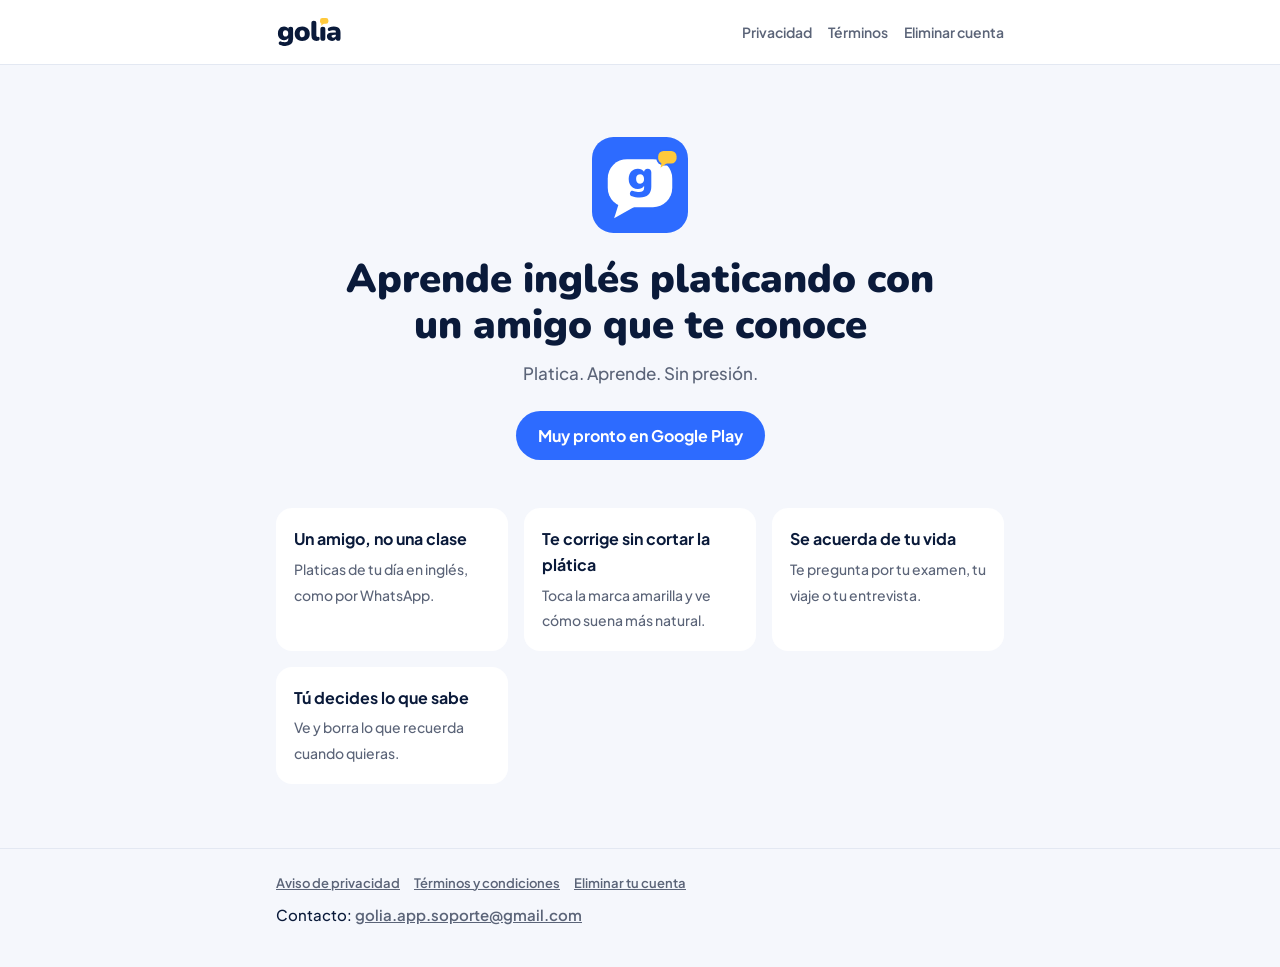
<file: index.html>
<!doctype html>
<html lang="es">
<head>
<meta charset="utf-8">
<meta name="viewport" content="width=device-width, initial-scale=1">
<title>Golia · Aprende inglés platicando con un amigo que te conoce</title>
<meta name="description" content="Golia es una app para practicar inglés todos los días platicando con un amigo que recuerda tu vida y te corrige sin cortar la plática.">
<link rel="icon" href="assets/golia-icon-rounded.svg" type="image/svg+xml">
<link href="https://fonts.googleapis.com/css2?family=Nunito:wght@800;900&family=Plus+Jakarta+Sans:wght@500;600;700&display=swap" rel="stylesheet">
<link rel="stylesheet" href="styles.css">
</head>
<body>
<header class="site"><div class="wrap">
  <a href="./"><picture><source srcset="assets/golia-wordmark-white.svg" media="(prefers-color-scheme: dark)"><img src="assets/golia-wordmark-navy.svg" alt="golia"></picture></a>
  <nav><a href="privacidad.html">Privacidad</a><a href="terminos.html">Términos</a><a href="eliminar-cuenta.html">Eliminar cuenta</a></nav>
</div></header>

<main><div class="wrap">
  <section class="hero">
    <img src="assets/golia-icon-rounded.svg" alt="" width="96" height="96">
    <h1>Aprende inglés platicando con un amigo que te conoce</h1>
    <p>Platica. Aprende. Sin presión.</p>
    <span class="badge">Muy pronto en Google Play</span>
  </section>

  <div class="features">
    <div class="feature"><b>Un amigo, no una clase</b><span>Platicas de tu día en inglés, como por WhatsApp.</span></div>
    <div class="feature"><b>Te corrige sin cortar la plática</b><span>Toca la marca amarilla y ve cómo suena más natural.</span></div>
    <div class="feature"><b>Se acuerda de tu vida</b><span>Te pregunta por tu examen, tu viaje o tu entrevista.</span></div>
    <div class="feature"><b>Tú decides lo que sabe</b><span>Ve y borra lo que recuerda cuando quieras.</span></div>
  </div>
</div></main>

<footer><div class="wrap">
  <a href="privacidad.html">Aviso de privacidad</a><a href="terminos.html">Términos y condiciones</a><a href="eliminar-cuenta.html">Eliminar tu cuenta</a>
  <p style="margin-top:10px">Contacto: <a href="mailto:golia.app.soporte@gmail.com">golia.app.soporte@gmail.com</a></p>
</div></footer>
</body>
</html>
</file>
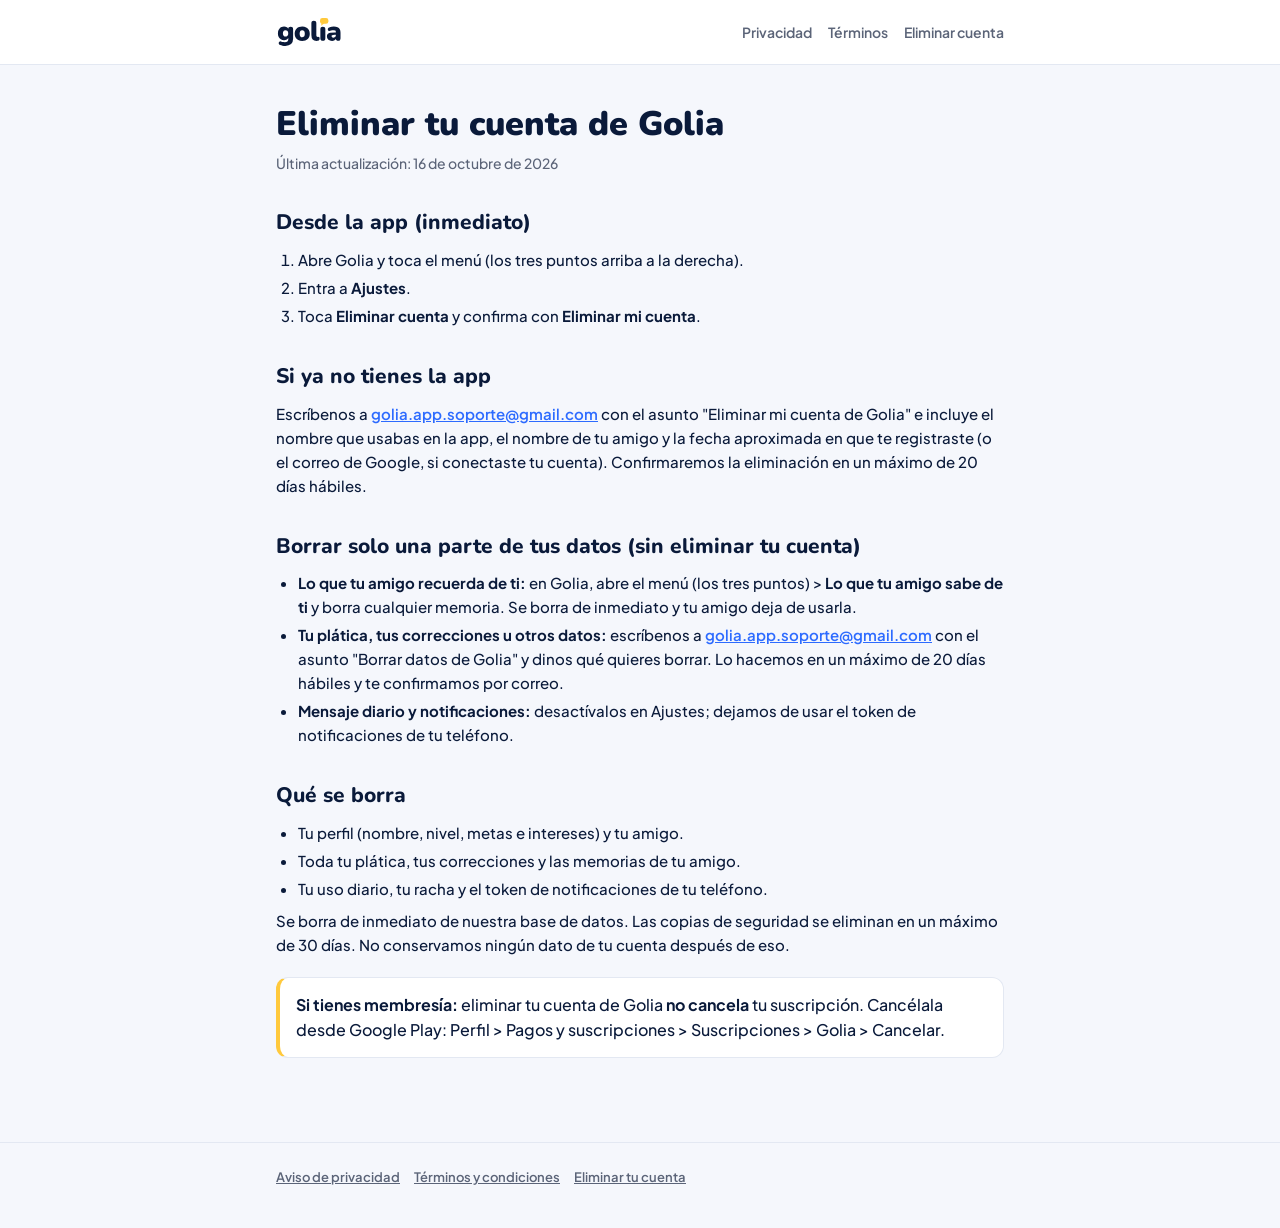
<file: eliminar-cuenta.html>
<!doctype html>
<html lang="es">
<head>
<meta charset="utf-8">
<meta name="viewport" content="width=device-width, initial-scale=1">
<title>Eliminar tu cuenta · Golia</title>
<link rel="icon" href="assets/golia-icon-rounded.svg" type="image/svg+xml">
<link href="https://fonts.googleapis.com/css2?family=Nunito:wght@800;900&family=Plus+Jakarta+Sans:wght@500;600;700&display=swap" rel="stylesheet">
<link rel="stylesheet" href="styles.css">
</head>
<body>
<header class="site"><div class="wrap">
  <a href="./"><picture><source srcset="assets/golia-wordmark-white.svg" media="(prefers-color-scheme: dark)"><img src="assets/golia-wordmark-navy.svg" alt="golia"></picture></a>
  <nav><a href="privacidad.html">Privacidad</a><a href="terminos.html">Términos</a><a href="eliminar-cuenta.html">Eliminar cuenta</a></nav>
</div></header>

<main><div class="wrap">
  <h1>Eliminar tu cuenta de Golia</h1>
  <p class="updated">Última actualización: 16 de octubre de 2026</p>

  <h2>Desde la app (inmediato)</h2>
  <ol>
    <li>Abre Golia y toca el menú (los tres puntos arriba a la derecha).</li>
    <li>Entra a <b>Ajustes</b>.</li>
    <li>Toca <b>Eliminar cuenta</b> y confirma con <b>Eliminar mi cuenta</b>.</li>
  </ol>

  <h2>Si ya no tienes la app</h2>
  <p>Escríbenos a <a href="mailto:golia.app.soporte@gmail.com">golia.app.soporte@gmail.com</a> con el asunto "Eliminar mi cuenta de Golia" e incluye el nombre que usabas en la app, el nombre de tu amigo y la fecha aproximada en que te registraste (o el correo de Google, si conectaste tu cuenta). Confirmaremos la eliminación en un máximo de 20 días hábiles.</p>

  <h2>Borrar solo una parte de tus datos (sin eliminar tu cuenta)</h2>
  <ul>
    <li><b>Lo que tu amigo recuerda de ti:</b> en Golia, abre el menú (los tres puntos) &gt; <b>Lo que tu amigo sabe de ti</b> y borra cualquier memoria. Se borra de inmediato y tu amigo deja de usarla.</li>
    <li><b>Tu plática, tus correcciones u otros datos:</b> escríbenos a <a href="mailto:golia.app.soporte@gmail.com">golia.app.soporte@gmail.com</a> con el asunto "Borrar datos de Golia" y dinos qué quieres borrar. Lo hacemos en un máximo de 20 días hábiles y te confirmamos por correo.</li>
    <li><b>Mensaje diario y notificaciones:</b> desactívalos en Ajustes; dejamos de usar el token de notificaciones de tu teléfono.</li>
  </ul>

  <h2>Qué se borra</h2>
  <ul>
    <li>Tu perfil (nombre, nivel, metas e intereses) y tu amigo.</li>
    <li>Toda tu plática, tus correcciones y las memorias de tu amigo.</li>
    <li>Tu uso diario, tu racha y el token de notificaciones de tu teléfono.</li>
  </ul>
  <p>Se borra de inmediato de nuestra base de datos. Las copias de seguridad se eliminan en un máximo de 30 días. No conservamos ningún dato de tu cuenta después de eso.</p>

  <div class="note"><b>Si tienes membresía:</b> eliminar tu cuenta de Golia <b>no cancela</b> tu suscripción. Cancélala desde Google Play: Perfil &gt; Pagos y suscripciones &gt; Suscripciones &gt; Golia &gt; Cancelar.</div>
</div></main>

<footer><div class="wrap">
  <a href="privacidad.html">Aviso de privacidad</a><a href="terminos.html">Términos y condiciones</a><a href="eliminar-cuenta.html">Eliminar tu cuenta</a>
</div></footer>
</body>
</html>
</file>
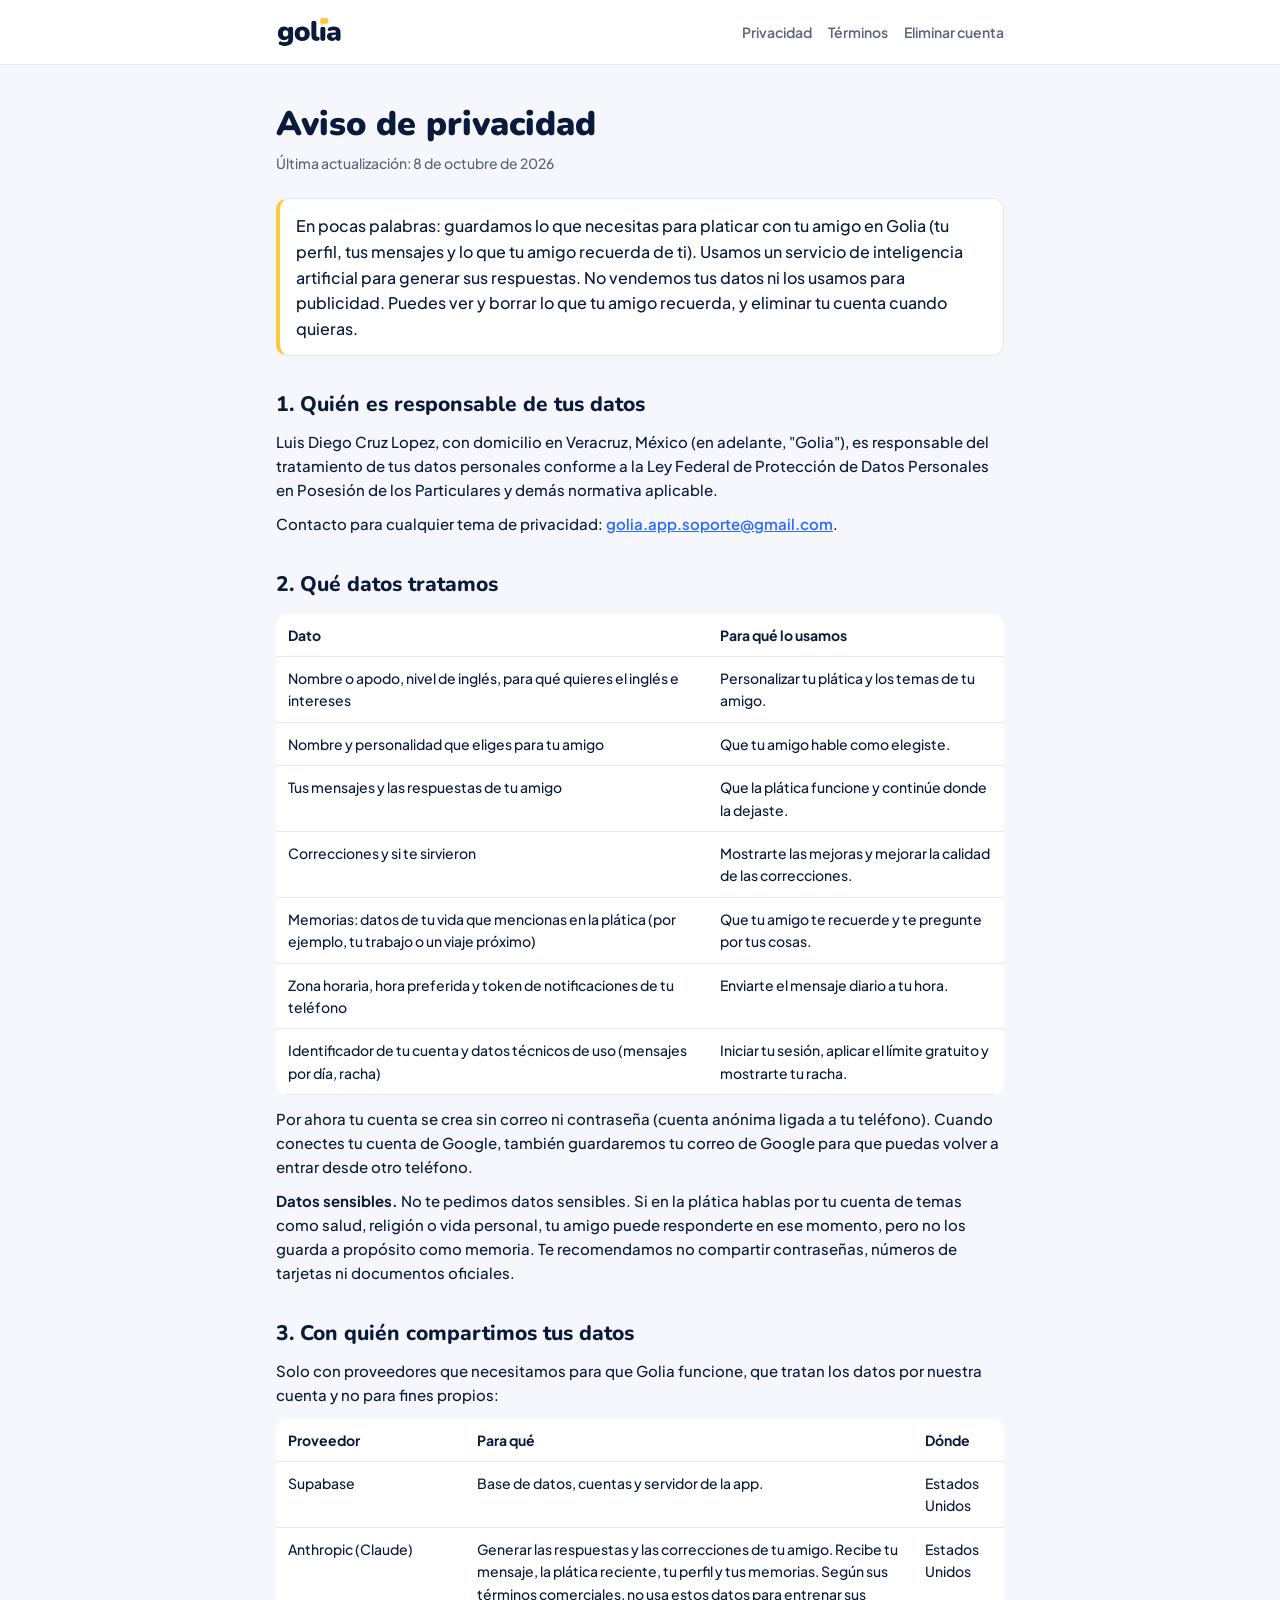
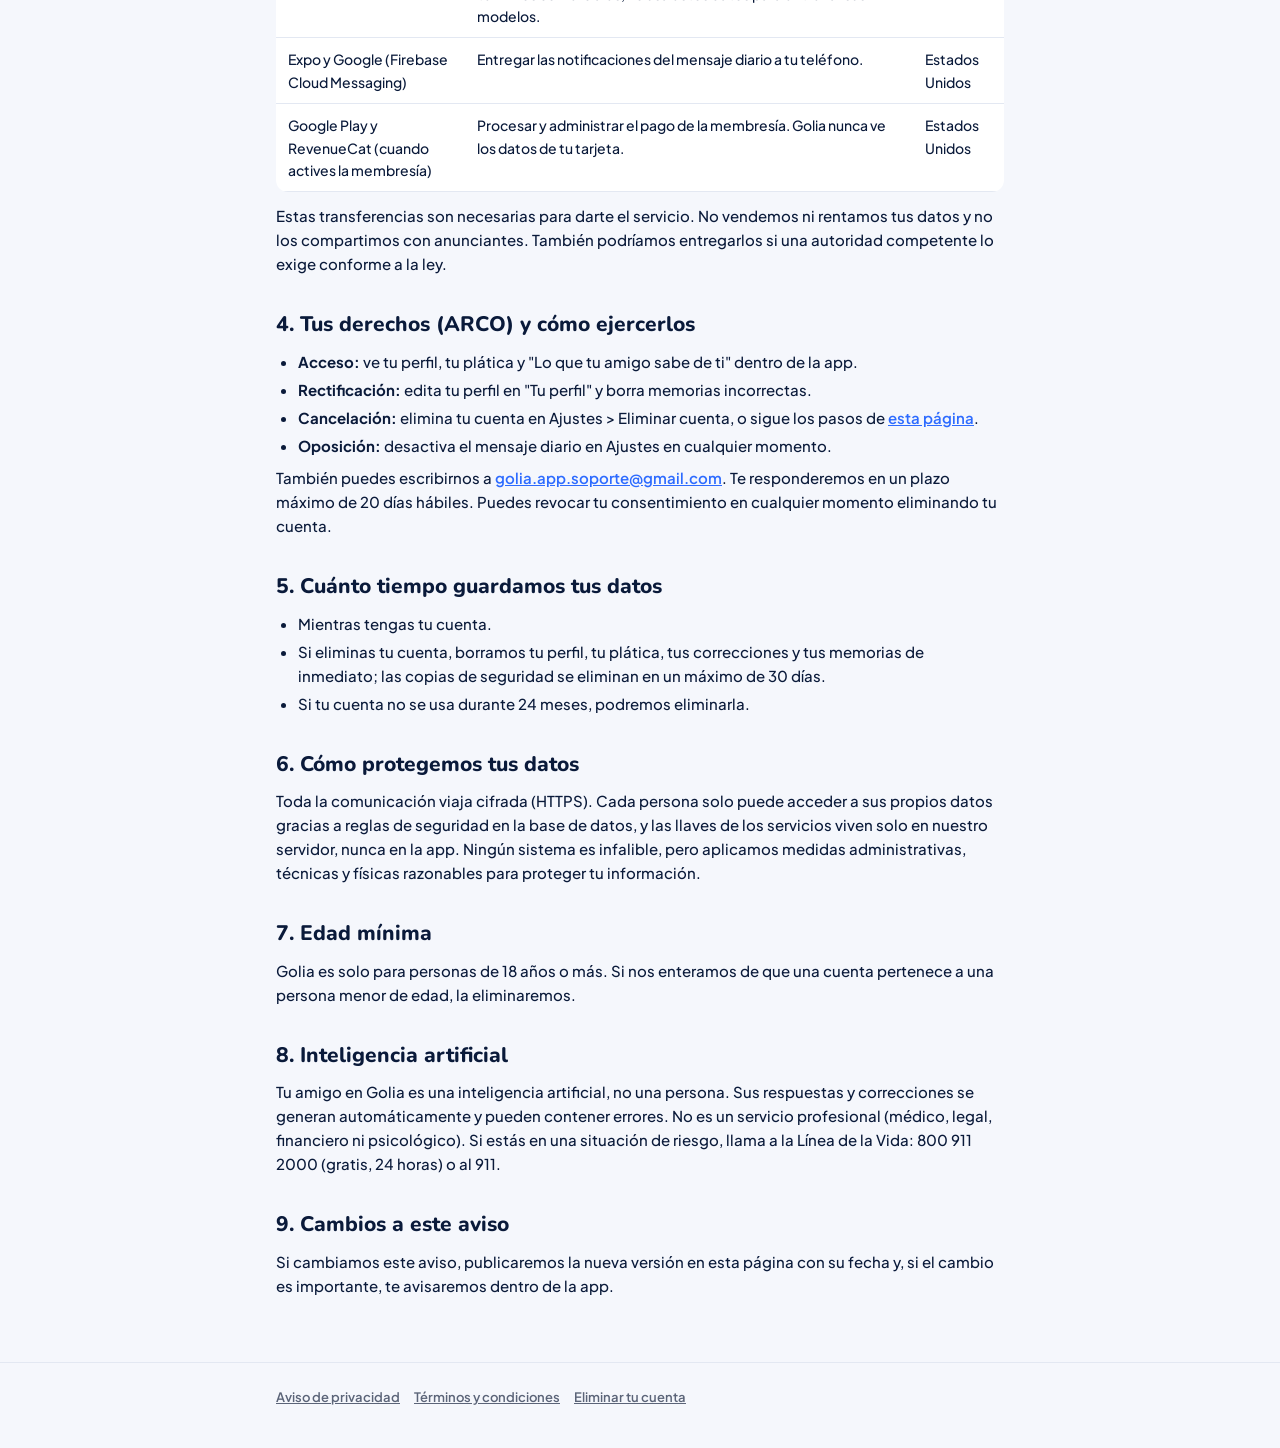
<file: privacidad.html>
<!doctype html>
<html lang="es">
<head>
<meta charset="utf-8">
<meta name="viewport" content="width=device-width, initial-scale=1">
<title>Aviso de privacidad · Golia</title>
<link rel="icon" href="assets/golia-icon-rounded.svg" type="image/svg+xml">
<link href="https://fonts.googleapis.com/css2?family=Nunito:wght@800;900&family=Plus+Jakarta+Sans:wght@500;600;700&display=swap" rel="stylesheet">
<link rel="stylesheet" href="styles.css">
</head>
<body>
<header class="site"><div class="wrap">
  <a href="./"><picture><source srcset="assets/golia-wordmark-white.svg" media="(prefers-color-scheme: dark)"><img src="assets/golia-wordmark-navy.svg" alt="golia"></picture></a>
  <nav><a href="privacidad.html">Privacidad</a><a href="terminos.html">Términos</a><a href="eliminar-cuenta.html">Eliminar cuenta</a></nav>
</div></header>

<main><div class="wrap">
  <h1>Aviso de privacidad</h1>
  <p class="updated">Última actualización: 8 de octubre de 2026</p>

  <div class="note">En pocas palabras: guardamos lo que necesitas para platicar con tu amigo en Golia (tu perfil, tus mensajes y lo que tu amigo recuerda de ti). Usamos un servicio de inteligencia artificial para generar sus respuestas. No vendemos tus datos ni los usamos para publicidad. Puedes ver y borrar lo que tu amigo recuerda, y eliminar tu cuenta cuando quieras.</div>

  <h2>1. Quién es responsable de tus datos</h2>
  <p>Luis Diego Cruz Lopez, con domicilio en Veracruz, México (en adelante, "Golia"), es responsable del tratamiento de tus datos personales conforme a la Ley Federal de Protección de Datos Personales en Posesión de los Particulares y demás normativa aplicable.</p>
  <p>Contacto para cualquier tema de privacidad: <a href="mailto:golia.app.soporte@gmail.com">golia.app.soporte@gmail.com</a>.</p>

  <h2>2. Qué datos tratamos</h2>
  <table>
    <tr><th>Dato</th><th>Para qué lo usamos</th></tr>
    <tr><td>Nombre o apodo, nivel de inglés, para qué quieres el inglés e intereses</td><td>Personalizar tu plática y los temas de tu amigo.</td></tr>
    <tr><td>Nombre y personalidad que eliges para tu amigo</td><td>Que tu amigo hable como elegiste.</td></tr>
    <tr><td>Tus mensajes y las respuestas de tu amigo</td><td>Que la plática funcione y continúe donde la dejaste.</td></tr>
    <tr><td>Correcciones y si te sirvieron</td><td>Mostrarte las mejoras y mejorar la calidad de las correcciones.</td></tr>
    <tr><td>Memorias: datos de tu vida que mencionas en la plática (por ejemplo, tu trabajo o un viaje próximo)</td><td>Que tu amigo te recuerde y te pregunte por tus cosas.</td></tr>
    <tr><td>Zona horaria, hora preferida y token de notificaciones de tu teléfono</td><td>Enviarte el mensaje diario a tu hora.</td></tr>
    <tr><td>Identificador de tu cuenta y datos técnicos de uso (mensajes por día, racha)</td><td>Iniciar tu sesión, aplicar el límite gratuito y mostrarte tu racha.</td></tr>
  </table>
  <p>Por ahora tu cuenta se crea sin correo ni contraseña (cuenta anónima ligada a tu teléfono). Cuando conectes tu cuenta de Google, también guardaremos tu correo de Google para que puedas volver a entrar desde otro teléfono.</p>
  <p><b>Datos sensibles.</b> No te pedimos datos sensibles. Si en la plática hablas por tu cuenta de temas como salud, religión o vida personal, tu amigo puede responderte en ese momento, pero no los guarda a propósito como memoria. Te recomendamos no compartir contraseñas, números de tarjetas ni documentos oficiales.</p>

  <h2>3. Con quién compartimos tus datos</h2>
  <p>Solo con proveedores que necesitamos para que Golia funcione, que tratan los datos por nuestra cuenta y no para fines propios:</p>
  <table>
    <tr><th>Proveedor</th><th>Para qué</th><th>Dónde</th></tr>
    <tr><td>Supabase</td><td>Base de datos, cuentas y servidor de la app.</td><td>Estados Unidos</td></tr>
    <tr><td>Anthropic (Claude)</td><td>Generar las respuestas y las correcciones de tu amigo. Recibe tu mensaje, la plática reciente, tu perfil y tus memorias. Según sus términos comerciales, no usa estos datos para entrenar sus modelos.</td><td>Estados Unidos</td></tr>
    <tr><td>Expo y Google (Firebase Cloud Messaging)</td><td>Entregar las notificaciones del mensaje diario a tu teléfono.</td><td>Estados Unidos</td></tr>
    <tr><td>Google Play y RevenueCat (cuando actives la membresía)</td><td>Procesar y administrar el pago de la membresía. Golia nunca ve los datos de tu tarjeta.</td><td>Estados Unidos</td></tr>
  </table>
  <p>Estas transferencias son necesarias para darte el servicio. No vendemos ni rentamos tus datos y no los compartimos con anunciantes. También podríamos entregarlos si una autoridad competente lo exige conforme a la ley.</p>

  <h2>4. Tus derechos (ARCO) y cómo ejercerlos</h2>
  <ul>
    <li><b>Acceso:</b> ve tu perfil, tu plática y "Lo que tu amigo sabe de ti" dentro de la app.</li>
    <li><b>Rectificación:</b> edita tu perfil en "Tu perfil" y borra memorias incorrectas.</li>
    <li><b>Cancelación:</b> elimina tu cuenta en Ajustes &gt; Eliminar cuenta, o sigue los pasos de <a href="eliminar-cuenta.html">esta página</a>.</li>
    <li><b>Oposición:</b> desactiva el mensaje diario en Ajustes en cualquier momento.</li>
  </ul>
  <p>También puedes escribirnos a <a href="mailto:golia.app.soporte@gmail.com">golia.app.soporte@gmail.com</a>. Te responderemos en un plazo máximo de 20 días hábiles. Puedes revocar tu consentimiento en cualquier momento eliminando tu cuenta.</p>

  <h2>5. Cuánto tiempo guardamos tus datos</h2>
  <ul>
    <li>Mientras tengas tu cuenta.</li>
    <li>Si eliminas tu cuenta, borramos tu perfil, tu plática, tus correcciones y tus memorias de inmediato; las copias de seguridad se eliminan en un máximo de 30 días.</li>
    <li>Si tu cuenta no se usa durante 24 meses, podremos eliminarla.</li>
  </ul>

  <h2>6. Cómo protegemos tus datos</h2>
  <p>Toda la comunicación viaja cifrada (HTTPS). Cada persona solo puede acceder a sus propios datos gracias a reglas de seguridad en la base de datos, y las llaves de los servicios viven solo en nuestro servidor, nunca en la app. Ningún sistema es infalible, pero aplicamos medidas administrativas, técnicas y físicas razonables para proteger tu información.</p>

  <h2>7. Edad mínima</h2>
  <p>Golia es solo para personas de 18 años o más. Si nos enteramos de que una cuenta pertenece a una persona menor de edad, la eliminaremos.</p>

  <h2>8. Inteligencia artificial</h2>
  <p>Tu amigo en Golia es una inteligencia artificial, no una persona. Sus respuestas y correcciones se generan automáticamente y pueden contener errores. No es un servicio profesional (médico, legal, financiero ni psicológico). Si estás en una situación de riesgo, llama a la Línea de la Vida: 800 911 2000 (gratis, 24 horas) o al 911.</p>

  <h2>9. Cambios a este aviso</h2>
  <p>Si cambiamos este aviso, publicaremos la nueva versión en esta página con su fecha y, si el cambio es importante, te avisaremos dentro de la app.</p>
</div></main>

<footer><div class="wrap">
  <a href="privacidad.html">Aviso de privacidad</a><a href="terminos.html">Términos y condiciones</a><a href="eliminar-cuenta.html">Eliminar tu cuenta</a>
</div></footer>
</body>
</html>
</file>
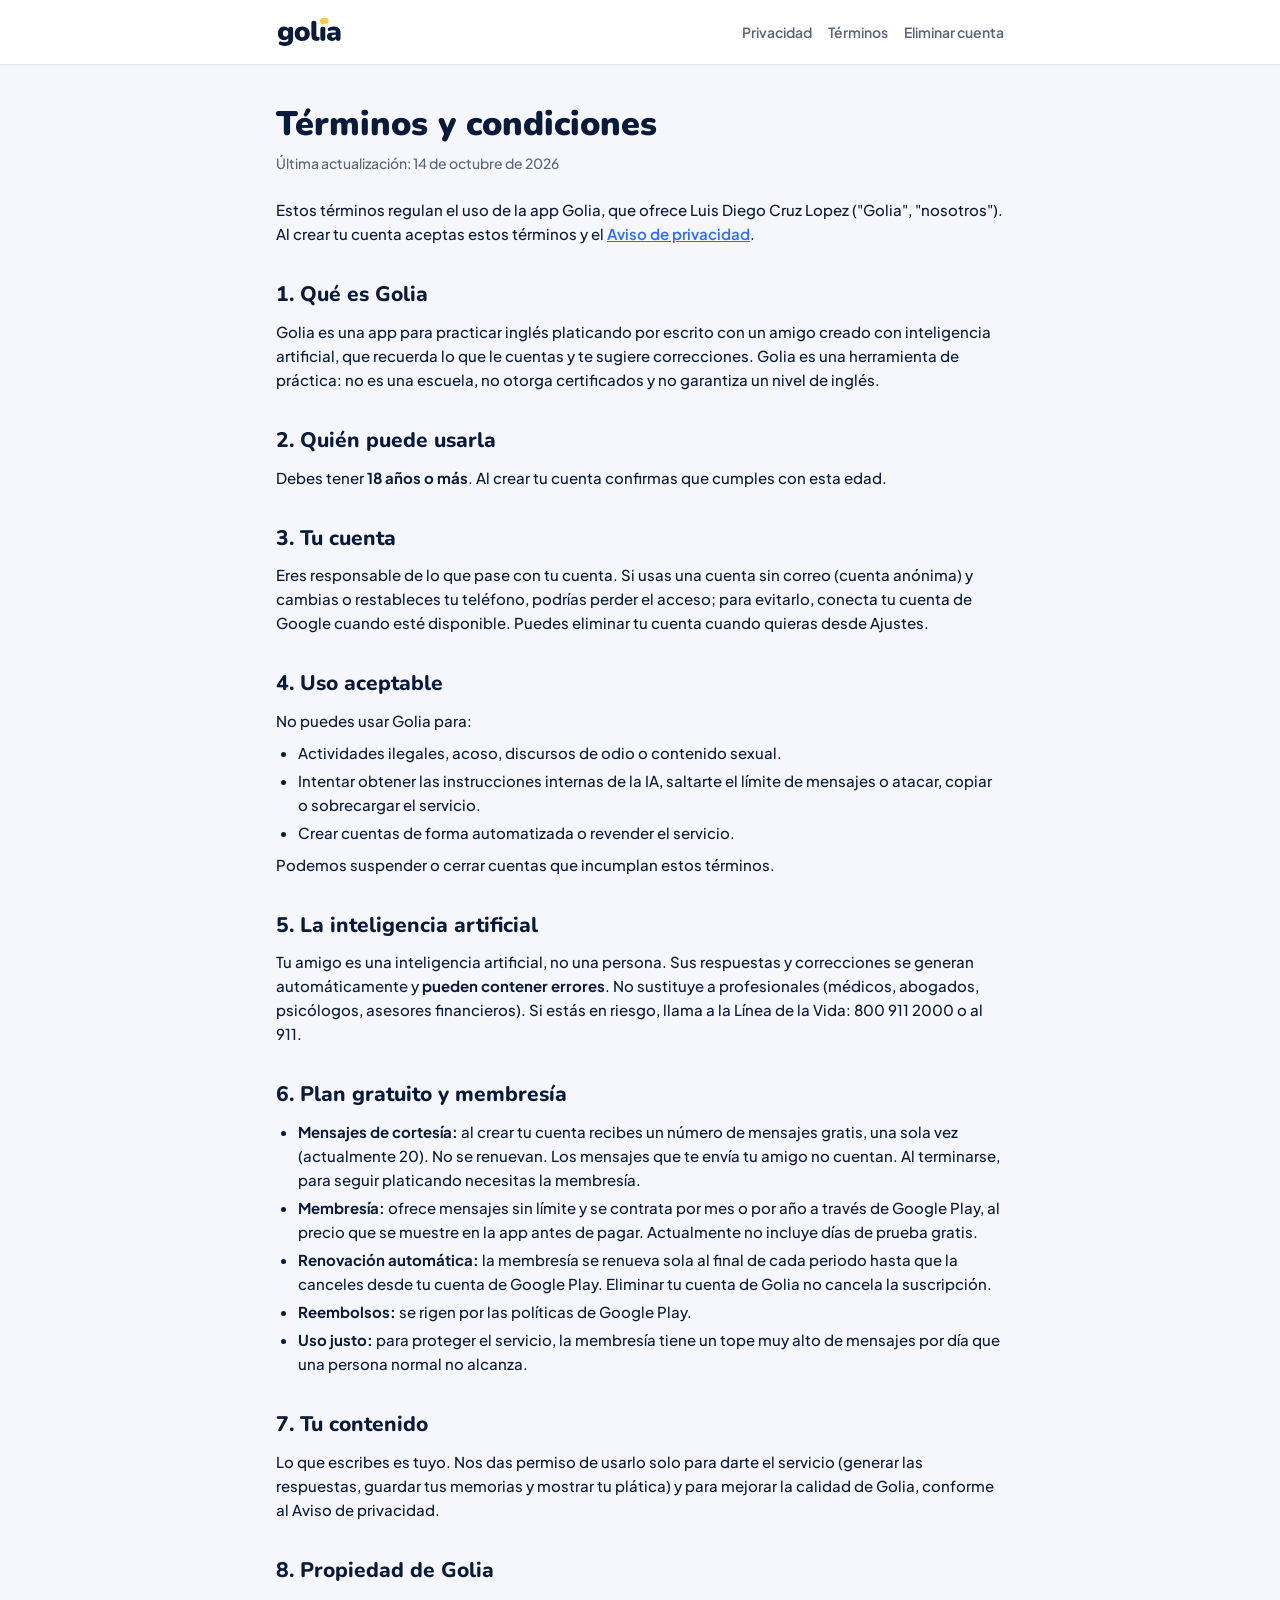
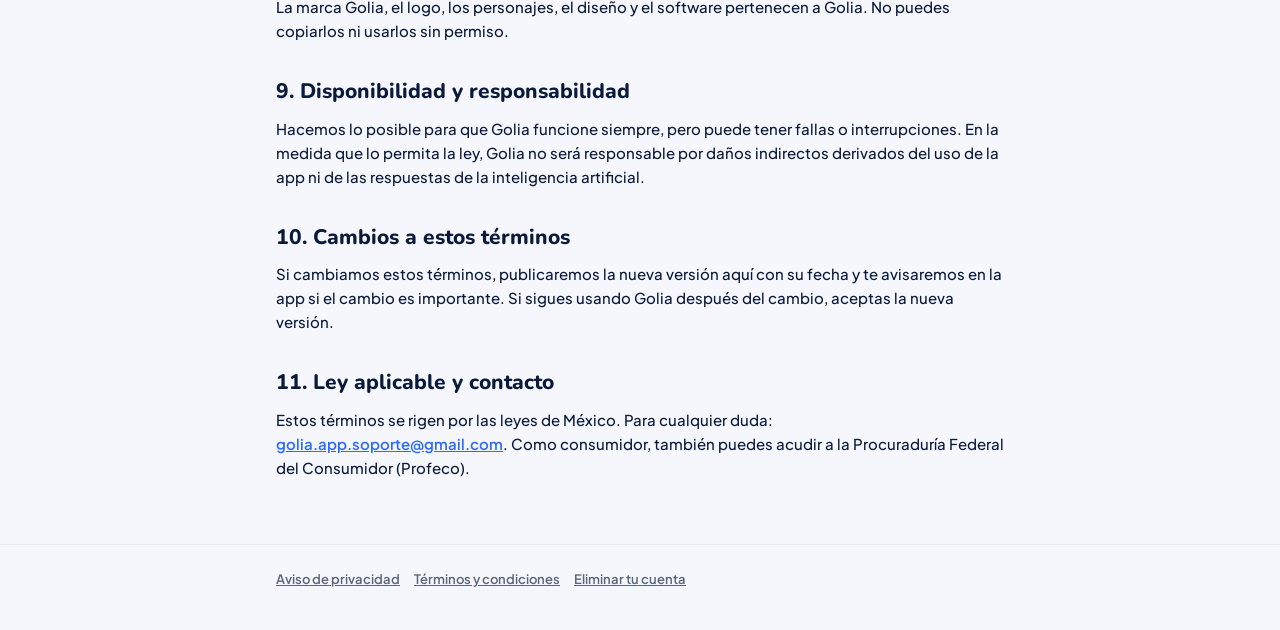
<file: terminos.html>
<!doctype html>
<html lang="es">
<head>
<meta charset="utf-8">
<meta name="viewport" content="width=device-width, initial-scale=1">
<title>Términos y condiciones · Golia</title>
<link rel="icon" href="assets/golia-icon-rounded.svg" type="image/svg+xml">
<link href="https://fonts.googleapis.com/css2?family=Nunito:wght@800;900&family=Plus+Jakarta+Sans:wght@500;600;700&display=swap" rel="stylesheet">
<link rel="stylesheet" href="styles.css">
</head>
<body>
<header class="site"><div class="wrap">
  <a href="./"><picture><source srcset="assets/golia-wordmark-white.svg" media="(prefers-color-scheme: dark)"><img src="assets/golia-wordmark-navy.svg" alt="golia"></picture></a>
  <nav><a href="privacidad.html">Privacidad</a><a href="terminos.html">Términos</a><a href="eliminar-cuenta.html">Eliminar cuenta</a></nav>
</div></header>

<main><div class="wrap">
  <h1>Términos y condiciones</h1>
  <p class="updated">Última actualización: 14 de octubre de 2026</p>

  <p>Estos términos regulan el uso de la app Golia, que ofrece Luis Diego Cruz Lopez ("Golia", "nosotros"). Al crear tu cuenta aceptas estos términos y el <a href="privacidad.html">Aviso de privacidad</a>.</p>

  <h2>1. Qué es Golia</h2>
  <p>Golia es una app para practicar inglés platicando por escrito con un amigo creado con inteligencia artificial, que recuerda lo que le cuentas y te sugiere correcciones. Golia es una herramienta de práctica: no es una escuela, no otorga certificados y no garantiza un nivel de inglés.</p>

  <h2>2. Quién puede usarla</h2>
  <p>Debes tener <b>18 años o más</b>. Al crear tu cuenta confirmas que cumples con esta edad.</p>

  <h2>3. Tu cuenta</h2>
  <p>Eres responsable de lo que pase con tu cuenta. Si usas una cuenta sin correo (cuenta anónima) y cambias o restableces tu teléfono, podrías perder el acceso; para evitarlo, conecta tu cuenta de Google cuando esté disponible. Puedes eliminar tu cuenta cuando quieras desde Ajustes.</p>

  <h2>4. Uso aceptable</h2>
  <p>No puedes usar Golia para:</p>
  <ul>
    <li>Actividades ilegales, acoso, discursos de odio o contenido sexual.</li>
    <li>Intentar obtener las instrucciones internas de la IA, saltarte el límite de mensajes o atacar, copiar o sobrecargar el servicio.</li>
    <li>Crear cuentas de forma automatizada o revender el servicio.</li>
  </ul>
  <p>Podemos suspender o cerrar cuentas que incumplan estos términos.</p>

  <h2>5. La inteligencia artificial</h2>
  <p>Tu amigo es una inteligencia artificial, no una persona. Sus respuestas y correcciones se generan automáticamente y <b>pueden contener errores</b>. No sustituye a profesionales (médicos, abogados, psicólogos, asesores financieros). Si estás en riesgo, llama a la Línea de la Vida: 800 911 2000 o al 911.</p>

  <h2>6. Plan gratuito y membresía</h2>
  <ul>
    <li><b>Mensajes de cortesía:</b> al crear tu cuenta recibes un número de mensajes gratis, una sola vez (actualmente 20). No se renuevan. Los mensajes que te envía tu amigo no cuentan. Al terminarse, para seguir platicando necesitas la membresía.</li>
    <li><b>Membresía:</b> ofrece mensajes sin límite y se contrata por mes o por año a través de Google Play, al precio que se muestre en la app antes de pagar. Actualmente no incluye días de prueba gratis.</li>
    <li><b>Renovación automática:</b> la membresía se renueva sola al final de cada periodo hasta que la canceles desde tu cuenta de Google Play. Eliminar tu cuenta de Golia no cancela la suscripción.</li>
    <li><b>Reembolsos:</b> se rigen por las políticas de Google Play.</li>
    <li><b>Uso justo:</b> para proteger el servicio, la membresía tiene un tope muy alto de mensajes por día que una persona normal no alcanza.</li>
  </ul>

  <h2>7. Tu contenido</h2>
  <p>Lo que escribes es tuyo. Nos das permiso de usarlo solo para darte el servicio (generar las respuestas, guardar tus memorias y mostrar tu plática) y para mejorar la calidad de Golia, conforme al Aviso de privacidad.</p>

  <h2>8. Propiedad de Golia</h2>
  <p>La marca Golia, el logo, los personajes, el diseño y el software pertenecen a Golia. No puedes copiarlos ni usarlos sin permiso.</p>

  <h2>9. Disponibilidad y responsabilidad</h2>
  <p>Hacemos lo posible para que Golia funcione siempre, pero puede tener fallas o interrupciones. En la medida que lo permita la ley, Golia no será responsable por daños indirectos derivados del uso de la app ni de las respuestas de la inteligencia artificial.</p>

  <h2>10. Cambios a estos términos</h2>
  <p>Si cambiamos estos términos, publicaremos la nueva versión aquí con su fecha y te avisaremos en la app si el cambio es importante. Si sigues usando Golia después del cambio, aceptas la nueva versión.</p>

  <h2>11. Ley aplicable y contacto</h2>
  <p>Estos términos se rigen por las leyes de México. Para cualquier duda: <a href="mailto:golia.app.soporte@gmail.com">golia.app.soporte@gmail.com</a>. Como consumidor, también puedes acudir a la Procuraduría Federal del Consumidor (Profeco).</p>
</div></main>

<footer><div class="wrap">
  <a href="privacidad.html">Aviso de privacidad</a><a href="terminos.html">Términos y condiciones</a><a href="eliminar-cuenta.html">Eliminar tu cuenta</a>
</div></footer>
</body>
</html>
</file>
<file: styles.css>
/* Sitio de Golia: misma marca que la app (docs/MARCA.md). Claro y oscuro automático. */
:root {
  --primary: #2D6BFF; --spark: #FFC93C; --navy: #0A1A3A;
  --bg: #F5F7FC; --surface: #FFFFFF; --text: #0A1A3A; --muted: #5B6478; --line: #E3E8F2; --link: #2D6BFF;
}
@media (prefers-color-scheme: dark) {
  :root { --bg: #071226; --surface: #0F1F44; --text: #EAF0FF; --muted: #9AA7C7; --line: #1E2F59; --link: #6B95FF; }
}
* { box-sizing: border-box; margin: 0; padding: 0; }
body { background: var(--bg); color: var(--text); font-family: "Plus Jakarta Sans", system-ui, sans-serif; font-weight: 500; line-height: 1.6; -webkit-font-smoothing: antialiased; }
a { color: var(--link); font-weight: 600; }
.wrap { max-width: 760px; margin: 0 auto; padding: 0 16px; }
header.site { border-bottom: 1px solid var(--line); background: var(--surface); }
header.site .wrap { display: flex; align-items: center; justify-content: space-between; gap: 16px; height: 64px; }
header.site img { height: 30px; display: block; }
nav a { color: var(--muted); text-decoration: none; font-size: 14px; margin-left: 16px; white-space: nowrap; }
nav a:hover { color: var(--text); }
main { padding: 40px 0 64px; }
h1 { font-family: Nunito, sans-serif; font-weight: 900; font-size: 34px; line-height: 1.15; margin-bottom: 8px; }
h2 { font-family: Nunito, sans-serif; font-weight: 800; font-size: 21px; margin: 32px 0 8px; }
h3 { font-size: 16px; margin: 20px 0 6px; }
p, li { color: var(--text); font-size: 15px; }
p + p { margin-top: 10px; }
ul, ol { padding-left: 22px; margin: 8px 0; }
li + li { margin-top: 4px; }
.updated { color: var(--muted); font-size: 14px; margin-bottom: 24px; }
.note { background: var(--surface); border: 1px solid var(--line); border-left: 4px solid var(--spark); border-radius: 12px; padding: 14px 16px; margin: 20px 0; }
.todo { background: rgba(255, 201, 60, .25); border-radius: 4px; padding: 0 4px; }
table { width: 100%; border-collapse: collapse; margin: 12px 0; font-size: 14px; background: var(--surface); border-radius: 12px; overflow: hidden; }
th, td { text-align: left; padding: 10px 12px; border-bottom: 1px solid var(--line); vertical-align: top; }
th { font-weight: 700; }
footer { border-top: 1px solid var(--line); padding: 24px 0 40px; color: var(--muted); font-size: 13px; }
footer a { color: var(--muted); margin-right: 14px; }
/* Inicio */
.hero { text-align: center; padding: 32px 0 8px; }
.hero h1 { font-size: 40px; max-width: 620px; margin: 16px auto 12px; }
.hero p { color: var(--muted); font-size: 17px; }
.badge { display: inline-block; margin-top: 24px; background: var(--primary); color: #FFF; font-weight: 700; padding: 12px 22px; border-radius: 999px; }
.features { display: grid; grid-template-columns: repeat(auto-fit, minmax(200px, 1fr)); gap: 16px; margin-top: 40px; }
.feature { background: var(--surface); border-radius: 16px; padding: 18px; }
.feature b { display: block; font-size: 16px; margin-bottom: 4px; }
.feature span { color: var(--muted); font-size: 14px; }
@media (max-width: 520px) { h1, .hero h1 { font-size: 28px; } header.site img { height: 24px; } nav a { margin-left: 10px; font-size: 12.5px; } }
</file>
